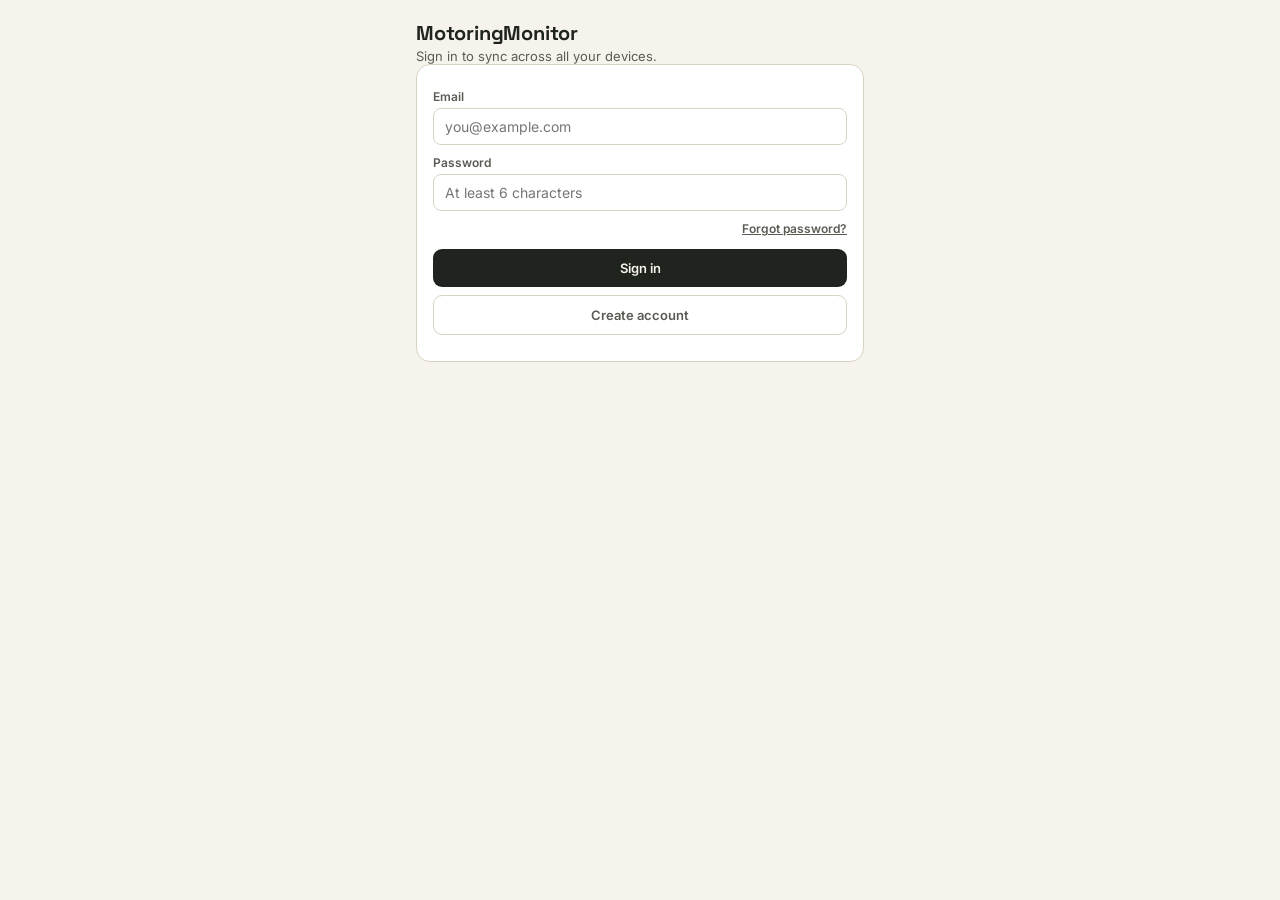
<file: index.html>
<!DOCTYPE html>
<html lang="en">
<head>
<meta charset="UTF-8">
<meta name="viewport" content="width=device-width, initial-scale=1.0, maximum-scale=1.0">
<title>MotoringMonitor</title>
<meta name="theme-color" content="#20241F">
<link rel="manifest" href="manifest.json">
<link rel="icon" href="icons/favicon-32.png" sizes="32x32">
<link rel="apple-touch-icon" href="icons/apple-touch-icon.png">
<link rel="preconnect" href="https://fonts.googleapis.com">
<link href="https://fonts.googleapis.com/css2?family=DM+Mono:wght@400;500&family=Space+Grotesk:wght@500;700&family=Inter:wght@400;500;600&display=swap" rel="stylesheet">
<script src="neon.js"></script>
<script src="neon-compat.js"></script>
<style>
  :root{
    --paper:#F6F3EC; --paper-2:#EFEAE0; --ink:#20241F; --ink-soft:#5B5B54;
    --line:#D9D3C4; --rust:#A8451F; --petrol:#1B5560; --danger:#A8451F; --ok:#3E6B3A;
    --time-bar:#7FA8B0; --radius:14px;
  }
  *{box-sizing:border-box;}
  body{margin:0;background:var(--paper);color:var(--ink);font-family:'Inter',sans-serif;-webkit-tap-highlight-color:transparent;}
  #app{max-width:480px;margin:0 auto;padding:20px 16px 60px;}
  h1{font-family:'Space Grotesk',sans-serif;font-size:20px;font-weight:700;margin:0;letter-spacing:-0.01em;}
  .sub{color:var(--ink-soft);font-size:13px;margin:2px 0 0;}
  .global-header{display:flex;justify-content:space-between;align-items:center;margin-bottom:18px;}
  .app-name{font-family:'Space Grotesk',sans-serif;font-size:18px;font-weight:700;}
  .account-btn{background:var(--paper-2);border:none;border-radius:50%;width:36px;height:36px;font-size:16px;cursor:pointer;}
  .section-label{margin:0 0 10px;font-size:12px;font-weight:700;color:var(--ink-soft);text-transform:uppercase;letter-spacing:0.04em;}
  .card{background:#fff;border:1px solid var(--line);border-radius:var(--radius);padding:14px 16px;margin-bottom:10px;position:relative;}
  .card.hero{background:var(--ink);border-color:var(--ink);color:var(--paper);}
  .card-top{display:flex;justify-content:space-between;align-items:baseline;margin-bottom:8px;}
  .card-title{font-size:16px;font-weight:700;}
  .card-reg{font-family:'DM Mono',monospace;font-size:12px;color:var(--ink-soft);font-weight:400;}
  .badge{font-size:11px;font-weight:700;padding:4px 9px;border-radius:10px;white-space:nowrap;}
  .badge-lease{background:#DCE7E5;color:#153F47;}
  .badge-fin{background:#F0E6D9;color:#8A5A1F;}
  .badge-owned{background:var(--paper-2);color:var(--ink-soft);}
  .status-row{display:flex;gap:6px;margin-bottom:8px;flex-wrap:wrap;}
  .pill{font-size:11px;font-weight:600;padding:4px 8px;border-radius:8px;}
  .pill-ok{background:#DDEAD9;color:#3E6B3A;}
  .pill-warn{background:#F4E1D8;color:#7A3117;}
  .pill-neutral{background:var(--paper-2);color:var(--ink-soft);}
  .costs-row{display:flex;justify-content:space-between;font-size:12px;color:var(--ink-soft);}
  .add-btn{border:1.5px dashed #B4B2A9;border-radius:var(--radius);padding:12px;text-align:center;font-size:13px;font-weight:600;color:var(--ink-soft);margin-bottom:18px;cursor:pointer;}
  .pts-ok{font-size:12px;font-weight:600;color:var(--ok);}
  .pts-warn{font-size:12px;font-weight:600;color:var(--danger);}
  label{display:block;font-size:12px;font-weight:600;color:var(--ink-soft);margin:10px 0 4px;}
  input,select,textarea{width:100%;padding:9px 11px;border-radius:8px;border:1.5px solid var(--line);background:#fff;font-family:'Inter',sans-serif;font-size:14px;color:var(--ink);}
  textarea{resize:vertical;}
  button{font-family:'Inter',sans-serif;font-weight:600;font-size:13px;border:none;border-radius:9px;padding:11px 16px;cursor:pointer;}
  .btn-primary{background:var(--ink);color:var(--paper);width:100%;margin-top:12px;}
  .btn-danger{background:var(--danger);color:#fff;width:100%;margin-top:12px;}
  .btn-ghost{background:transparent;color:var(--ink-soft);border:1.5px solid var(--line);width:100%;margin-top:8px;}
  .link-btn{background:none;border:none;color:var(--ink-soft);font-size:12px;text-decoration:underline;padding:0;cursor:pointer;}
  .screen{display:none;}
  .screen.active{display:block;}
  .error-text{color:var(--danger);font-size:12px;margin-top:8px;}
  .tabs{display:flex;gap:5px;margin-bottom:16px;overflow-x:auto;}
  .tab{font-size:12px;font-weight:600;padding:7px 11px;border-radius:7px;white-space:nowrap;cursor:pointer;}
  .tab-active{background:var(--ink);color:var(--paper);}
  .tab-inactive{background:var(--paper-2);color:var(--ink-soft);}
  .vheader{display:flex;align-items:baseline;gap:8px;margin-bottom:14px;padding-bottom:12px;border-bottom:1.5px solid var(--line);}
  .odo{font-family:'DM Mono',monospace;font-size:26px;}
  .odo-unit{font-size:12px;opacity:0.7;}
  .stat-grid{display:grid;grid-template-columns:1fr 1fr;gap:8px;}
  .stat{background:rgba(255,255,255,0.08);border-radius:9px;padding:9px 11px;}
  .stat-label{margin:0;font-size:11px;text-transform:uppercase;opacity:0.65;}
  .stat-val{margin:2px 0 0;font-family:'DM Mono',monospace;font-size:14px;}
  .bar-track{height:8px;border-radius:5px;background:rgba(255,255,255,0.15);overflow:hidden;margin:8px 0 3px;}
  .bar-fill{height:100%;border-radius:5px;}
  .bar-caption{display:flex;justify-content:space-between;font-size:12px;opacity:0.75;}
  .popover{position:absolute;top:100%;right:10px;margin-top:6px;background:#fff;border:1px solid var(--line);border-radius:12px;box-shadow:0 10px 28px rgba(32,36,31,0.2);width:190px;z-index:20;overflow:hidden;}
  .popover-item{display:flex;align-items:center;gap:10px;padding:11px 13px;border-bottom:1px solid var(--paper-2);font-size:12px;font-weight:600;color:var(--ink);cursor:pointer;}
  .popover-item:last-child{border-bottom:none;}
  .link-list{background:#fff;border:1px solid var(--line);border-radius:var(--radius);overflow:hidden;margin-bottom:12px;}
  .link-row{display:flex;justify-content:space-between;align-items:center;padding:10px 13px;border-bottom:1px solid var(--paper-2);font-size:12px;font-weight:600;color:var(--ink);text-decoration:none;}
  .link-row:last-child{border-bottom:none;}
  .link-group-label{margin:14px 0 6px;font-size:12px;font-weight:700;color:var(--ink-soft);text-transform:uppercase;}
  .history-row{display:flex;justify-content:space-between;align-items:center;padding:8px 0;border-bottom:1px solid var(--paper-2);font-size:12px;}
  .empty{color:var(--ink-soft);font-size:12px;padding:6px 0;}
  .radio-row{display:flex;gap:6px;margin-bottom:10px;}
  .radio-opt{flex:1;text-align:center;padding:9px;border-radius:8px;border:1.5px solid var(--line);font-size:13px;font-weight:600;color:var(--ink-soft);cursor:pointer;}
  .radio-opt.selected{background:var(--ink);color:var(--paper);border-color:var(--ink);}
  .sync-note{font-size:13px;color:var(--ink-soft);text-align:center;margin-top:10px;}
  .note-box{background:var(--paper-2);border-radius:8px;padding:10px 12px;font-size:13px;color:var(--ink-soft);margin:8px 0;}
  .checkbox-row{display:flex;align-items:center;gap:8px;padding:8px 0;font-size:13px;}
  .theme-grid{display:grid;grid-template-columns:repeat(5,1fr);gap:8px;margin:8px 0;}
  .theme-swatch{height:36px;border-radius:8px;cursor:pointer;border:2px solid transparent;}
  .theme-swatch.selected{border-color:var(--ink);}
</style>
</head>
<body>
<div id="app">

  <div id="auth-screen" class="screen">
    <h1>MotoringMonitor</h1>
    <p class="sub">Sign in to sync across all your devices.</p>
    <div class="card">
      <form id="auth-form" onsubmit="event.preventDefault(); handleSignIn();">
        <label>Email</label>
        <input id="auth-email" type="email" placeholder="you@example.com">
        <label>Password</label>
        <input id="auth-password" type="password" placeholder="At least 6 characters">
        <p style="text-align:right;margin:6px 0 0;"><button type="button" class="link-btn" onclick="handleForgotPassword()">Forgot password?</button></p>
        <button class="btn-primary" type="submit">Sign in</button>
      </form>
      <button class="btn-ghost" type="button" onclick="handleSignUp()">Create account</button>
      <p id="auth-error" class="error-text"></p>
    </div>
  </div>

  <div id="reset-password-screen" class="screen">
    <h1>Set a new password</h1>
    <p class="sub">Choose a new password for your account.</p>
    <div class="card">
      <label>New password</label>
      <input id="reset-new-password" type="password" placeholder="At least 6 characters">
      <button class="btn-primary" onclick="handleSetNewPassword()">Set new password</button>
      <p id="reset-error" class="error-text"></p>
    </div>
  </div>

  <div id="onboard-screen" class="screen">
    <h1>Welcome</h1>
    <p class="sub">Let's start with you — just a nickname, nothing else required.</p>
    <div class="card">
      <label>Your nickname</label>
      <input id="onboard-nickname" placeholder="e.g. Robert">
      <button class="btn-primary" onclick="saveOnboardPerson()">Continue</button>
    </div>
  </div>

  <div id="home-screen" class="screen">
    <div class="global-header">
      <span class="app-name">MotoringMonitor</span>
      <button class="account-btn" onclick="showAccount()">&#128100;</button>
    </div>

    <p class="section-label">Vehicles</p>
    <div id="vehicle-list"></div>
    <div class="add-btn" onclick="showAddVehicle()">+ Add a vehicle</div>

    <p class="section-label">People</p>
    <div id="people-list"></div>
    <div class="add-btn" onclick="showAddPerson()">+ Add a person</div>

    <p class="sync-note" id="sync-note"></p>
    <p style="text-align:center;"><button class="link-btn" id="retry-sync-btn" style="display:none;" onclick="retrySync()">Retry now</button></p>
  </div>

  <div id="add-vehicle-screen" class="screen">
    <div class="vheader"><h1 id="av-title">Vehicle</h1></div>
    <div class="card">
      <label>Registration</label>
      <input id="v-reg" placeholder="e.g. FD70 XKR">
      <div class="note-box">Live DVLA lookup isn't connected yet (needs an API key + small proxy). Enter details manually for now.</div>
      <label>Nickname</label>
      <input id="v-nickname" placeholder="e.g. The Puma">
      <label>Make</label><input id="v-make" placeholder="e.g. Ford">
      <label>Model</label><input id="v-model" placeholder="e.g. Puma">
      <label>First registered (from V5C)</label><input id="v-first-reg" type="date">
      <div class="note-box">New cars don't need an MOT for their first 3 years — this date lets the app suggest the correct first-MOT-due date automatically.</div>
      <label>Fuel type</label>
      <select id="v-fuel"><option>Petrol</option><option>Diesel</option><option>Electric</option><option>Hybrid</option></select>
      <label>mpg (or mi/kWh for electric)</label><input id="v-mpg" type="number" step="0.1">

      <label>Ownership type</label>
      <div class="radio-row" id="v-ownership-row">
        <div class="radio-opt" data-val="leased" onclick="selectOwnership('leased')">Leased</div>
        <div class="radio-opt" data-val="financed" onclick="selectOwnership('financed')">Financed</div>
        <div class="radio-opt" data-val="owned" onclick="selectOwnership('owned')">Owned</div>
      </div>
      <div class="checkbox-row"><input type="checkbox" id="v-company"><label style="margin:0;">This is a company car</label></div>

      <label>Date acquired</label><input id="v-acquired" type="date">
      <label>Opening mileage (odometer when received)</label><input id="v-opening-mileage" type="number">
      <div id="v-upfront-field">
        <label>Purchase price / initial lease amount (&pound;)</label><input id="v-upfront" type="number">
      </div>

      <div id="v-finance-fields" style="display:none;">
        <label>Monthly repayment (&pound;)</label><input id="v-monthly" type="number">
        <label>Term start</label><input id="v-term-start" type="date">
        <label>Term end</label><input id="v-term-end" type="date">
        <div id="v-cap-fields">
          <label>Capped miles</label><input id="v-cap" type="number">
          <label>Cost per excess mile (&pound;)</label><input id="v-excess-cost" type="number" step="0.01">
        </div>
      </div>
      <div id="v-owned-fields" style="display:none;">
        <label>Purchase price (&pound;)</label><input id="v-purchase-price" type="number">
        <label>Purchase date</label><input id="v-purchase-date" type="date">
      </div>

      <label>Primary driver</label>
      <select id="v-primary-driver"></select>

      <button class="btn-primary" id="av-save-btn" onclick="saveVehicleForm()">Save vehicle</button>
      <button class="btn-ghost" onclick="cancelVehicleForm()">Cancel</button>
    </div>
  </div>

  <div id="vehicle-detail-screen" class="screen">
    <div class="vheader">
      <span id="vd-nickname" style="font-family:'Space Grotesk',sans-serif;font-size:17px;font-weight:700;"></span>
      <span id="vd-reg" class="card-reg" style="background:var(--paper-2);padding:3px 8px;border-radius:6px;"></span>
      <button class="link-btn" style="margin-left:auto;" onclick="editCurrentVehicle()">Edit</button>
    </div>
    <div id="vd-archive-row" style="display:none;text-align:right;margin:-10px 0 12px;">
      <button class="link-btn" style="color:var(--danger);" onclick="showArchiveVehicleConfirm()">Archive this vehicle</button>
    </div>
    <div class="tabs">
      <span class="tab" data-tab="overview" onclick="showVTab('overview')">Overview</span>
      <span class="tab" data-tab="ownership" onclick="showVTab('ownership')">Ownership</span>
      <span class="tab" data-tab="running" onclick="showVTab('running')">Running</span>
      <span class="tab" data-tab="legal" onclick="showVTab('legal')">Legal</span>
      <span class="tab" data-tab="insurance" onclick="showVTab('insurance')">Insurance</span>
      <span class="tab" data-tab="documents" onclick="showVTab('documents')">Documents</span>
      <span class="tab" data-tab="links" onclick="showVTab('links')">Links</span>
    </div>
    <div id="vtab-content"></div>
    <button class="link-btn" onclick="showHome()">&larr; Back to home</button>
  </div>

  <div id="log-reading-screen" class="screen">
    <div class="vheader"><h1>Log a reading</h1></div>
    <div class="card">
      <label>Date</label><input id="reading-date" type="date">
      <label>Odometer mileage</label><input id="reading-mileage" type="number">
      <button class="btn-primary" onclick="saveReading()">Save reading</button>
      <button class="btn-ghost" onclick="backFromModal()">Cancel</button>
    </div>
  </div>

  <div id="add-cost-screen" class="screen">
    <div class="vheader"><h1>Add a cost</h1></div>
    <div class="card">
      <label>Category</label>
      <select id="cost-category"><option value="tyres">Tyres</option><option value="servicing">Servicing</option><option value="repairs">Repairs</option><option value="insurance">Insurance</option><option value="other">Other</option></select>
      <label>Date</label><input id="cost-date" type="date">
      <label>Cost (&pound;)</label><input id="cost-amount" type="number">
      <label>Note (optional)</label><input id="cost-note">
      <button class="btn-primary" onclick="saveCost()">Save cost</button>
      <button class="btn-ghost" onclick="backFromModal()">Cancel</button>
    </div>
  </div>

  <div id="add-person-screen" class="screen">
    <div class="vheader"><h1 id="ap-title">Add a person</h1></div>
    <div class="card">
      <label>First name / nickname</label><input id="p-nickname">
      <label>Email (optional)</label><input id="p-email" type="email">
      <label>Mobile (optional, contact only)</label><input id="p-mobile">
      <label>Licence start date (optional)</label><input id="p-licence-start" type="date">
      <button class="btn-primary" id="ap-save-btn" onclick="savePersonForm()">Add</button>
      <button class="btn-ghost" onclick="cancelPersonForm()">Cancel</button>
    </div>
  </div>

  <div id="person-detail-screen" class="screen">
    <div class="vheader">
      <span id="pd-nickname" style="font-family:'Space Grotesk',sans-serif;font-size:17px;font-weight:700;"></span>
      <button class="link-btn" style="margin-left:auto;" onclick="editCurrentPerson()">Edit</button>
    </div>
    <div id="pd-archive-row" style="display:none;text-align:right;margin:-10px 0 12px;">
      <button class="link-btn" style="color:var(--danger);" onclick="showArchivePersonConfirm()">Archive this person</button>
    </div>
    <div class="card">
      <p class="section-label">Licence points &amp; accidents</p>
      <div class="note-box">Entirely optional — for your own reference only. Never used in any calculation or alert elsewhere in the app.</div>
      <div id="pd-records"></div>
      <div class="add-btn" onclick="showAddRecord()">+ Log offence / accident</div>
    </div>
    <button class="link-btn" onclick="showHome()">&larr; Back to home</button>
  </div>

  <div id="add-record-screen" class="screen">
    <div class="vheader"><h1>Log offence / accident</h1></div>
    <div class="card">
      <label>Type</label>
      <select id="rec-kind" onchange="toggleRecordFields()"><option value="offence">Offence</option><option value="accident">Accident</option></select>

      <div id="rec-offence-fields">
        <label>Offence code</label><input id="rec-code" placeholder="e.g. SP30" onchange="updateCountdownDefaults()">
        <p class="sub" id="rec-code-desc"></p>
        <label>Points</label><input id="rec-points" type="number">
        <label>Fine (&pound;)</label><input id="rec-fine" type="number">
      </div>
      <label>Date</label><input id="rec-date" type="date" onchange="updateCountdownDefaults()">

      <div id="rec-dvla-dates">
        <label>Totting-up clear date <span class="sub">(3 years)</span></label><input id="rec-totting-clear" type="date">
        <label>Licence clear date <span class="sub">(4 years normal, 11 for drink/drug-driving)</span></label><input id="rec-licence-clear" type="date">
      </div>
      <label>Insurance disclosure date <span class="sub">(5 years)</span></label><input id="rec-insurance-disclosure" type="date">
      <div class="note-box">Dates are estimated from the offence code and date entered, using per-code retention periods where the code is recognised (most are 4 years; some drink/drug-driving and death-by-careless-driving codes are 11). Unrecognised codes default to 4 years. This is a working reference, not an official DVLA source — always check your actual paperwork, and edit any date directly if it doesn't match.</div>

      <div id="rec-accident-fields" style="display:none;">
        <label>Cost (&pound;)</label><input id="rec-cost" type="number">
        <div class="checkbox-row"><input type="checkbox" id="rec-at-fault"><label style="margin:0;">At fault</label></div>
        <label>Claim reference</label><input id="rec-claim-ref">
      </div>

      <label>Comments (optional)</label><textarea id="rec-comments" rows="2" placeholder="What happened, notes, etc."></textarea>

      <button class="btn-primary" onclick="saveRecord()">Save</button>
      <button class="btn-ghost" id="rec-delete-btn" style="display:none;border-color:var(--danger);color:var(--danger);" onclick="deleteRecordForm()">Delete this record</button>
      <button class="btn-ghost" onclick="backFromModal()">Cancel</button>
    </div>
  </div>

  <div id="add-policy-screen" class="screen">
    <div class="vheader"><h1 id="pol-title">Insurance policy</h1></div>
    <div class="card">
      <label>Insurer</label><input id="pol-insurer" onchange="suggestInsurerWebsite()">
      <label>Policy number</label><input id="pol-number">
      <label>Annual cost (&pound;)</label><input id="pol-annual" type="number">
      <label>Start date</label><input id="pol-start" type="date">
      <label>End date (this is when it renews)</label><input id="pol-end" type="date">
      <label>Website</label><input id="pol-website" placeholder="e.g. https://www.aviva.co.uk">
      <label>Claims number</label><input id="pol-claims">
      <label>General enquiries number</label><input id="pol-general">
      <div class="checkbox-row"><input type="checkbox" id="pol-current"><label style="margin:0;">This is the current policy</label></div>
      <button class="btn-primary" onclick="savePolicyForm()">Save policy</button>
      <button class="btn-ghost" id="pol-delete-btn" style="display:none;border-color:var(--danger);color:var(--danger);" onclick="deletePolicyForm()">Delete this policy</button>
      <button class="btn-ghost" onclick="backFromModal()">Cancel</button>
    </div>
  </div>

  <div id="archive-vehicle-screen" class="screen">
    <div class="vheader"><h1>Archive vehicle</h1></div>
    <div class="card" style="border-color:var(--danger);">
      <p id="archive-vehicle-summary" class="sub"></p>
      <p class="sub">Archiving hides this vehicle and its history from Home. It is not permanently deleted and can be restored later if needed (via the database — there's no in-app restore yet).</p>
      <button class="btn-primary" style="background:var(--danger);" onclick="confirmArchiveVehicle()">Archive vehicle</button>
      <button class="btn-ghost" onclick="showScreen('vehicle-detail-screen')">Cancel</button>
    </div>
  </div>

  <div id="archive-person-screen" class="screen">
    <div class="vheader"><h1>Archive person</h1></div>
    <div class="card" style="border-color:var(--danger);">
      <p id="archive-person-summary" class="sub"></p>
      <p class="sub">Archiving hides this person from Home. Their offence/accident records are not permanently deleted and can be restored later if needed (via the database — there's no in-app restore yet).</p>
      <button class="btn-primary" style="background:var(--danger);" onclick="confirmArchivePerson()">Archive person</button>
      <button class="btn-ghost" onclick="openPersonDetail(activePersonId)">Cancel</button>
    </div>
  </div>

  <div id="account-screen" class="screen">
    <div class="vheader"><h1>Account</h1></div>

    <div class="card">
      <p class="section-label">Signed in as</p>
      <p id="account-email" style="font-size:14px;"></p>
      <p class="sub" id="account-role"></p>
      <button class="btn-ghost" onclick="handleSignOut()">Sign out</button>
    </div>

    <div class="card">
      <p class="section-label">Household</p>
      <p class="sub">Share this code so family members can join your household:</p>
      <p id="account-joincode" style="font-family:'DM Mono',monospace;font-size:20px;letter-spacing:2px;text-align:center;background:var(--paper-2);padding:10px;border-radius:8px;"></p>
      <label>Join another household</label>
      <input id="join-code-input" placeholder="Enter code">
      <button class="btn-ghost" onclick="handleJoinHousehold()">Join</button>
    </div>

    <div class="card">
      <p class="section-label">Accent colour</p>
      <div class="theme-grid" id="theme-grid"></div>
    </div>
    <div class="card">
      <p class="section-label">Background colour</p>
      <div class="theme-grid" id="bg-theme-grid"></div>
    </div>

    <div class="card">
      <p class="section-label">Your data</p>
      <button class="btn-ghost" onclick="DataLayer.exportCSV()">Export data (CSV)</button>
    </div>

    <div class="card">
      <p class="section-label">About</p>
      <p class="sub">MotoringMonitor — one place for vehicle mileage, costs, legal status and driving records for your household.</p>
    </div>
    <div class="card">
      <p class="section-label">Terms &amp; conditions</p>
      <p class="sub">For personal/household use. No PII beyond first names and optional contact details is collected. Data is stored in a private Neon database accessible only to your household.</p>
    </div>

    <div class="card" style="border-color:var(--danger);">
      <p class="section-label" style="color:var(--danger);">Danger zone</p>
      <button class="btn-ghost" style="border-color:var(--danger);color:var(--danger);" onclick="handleLeaveHousehold()">Leave this household</button>
    </div>

    <button class="link-btn" onclick="showHome()">&larr; Back</button>
  </div>

</div>

<script src="sync.js"></script>
<script>



const THEMES = ['#20241F','#A8451F','#1B5560','#3E6B3A','#7A3117','#5B5B54','#153F47','#8A5A1F','#6B3E5C','#2E4A6B'];
const BACKGROUNDS = ['#F6F3EC','#FFFFFF','#F2F1ED','#EFF2F1','#F4EFEA','#EDF1F4','#F1EFF4','#F0F3EE','#F5EEEC','#EEF0F5'];
// Placeholder national-average prices — not a live feed yet (needs the DESNZ
// weekly fuel price data / Ofgem cap wired in). £/litre for petrol & diesel,
// £/kWh for electricity. Update these by hand until that's connected.
const FUEL_PRICE_PER_LITRE = { 'Petrol': 1.561, 'Diesel': 1.741 };
const ELECTRICITY_PRICE_PER_KWH = 0.28;
function estimateFuelCostForMiles(v, miles){
  if(!v.mpg || !miles || miles<=0) return 0;
  if(v.fuel_type==='Electric') return (miles / v.mpg) * ELECTRICITY_PRICE_PER_KWH;
  const pricePerLitre = FUEL_PRICE_PER_LITRE[v.fuel_type] || FUEL_PRICE_PER_LITRE['Petrol'];
  return (miles / v.mpg) * pricePerLitre * 4.546; // 4.546 litres per UK gallon
}
const EWMA_ALPHA = 0.2;

let cache = { people:[], vehicles:[], readings:[], runningCosts:[], drivingRecords:[], namedDrivers:[] };
let activeVehicleId = null;
let activePersonId = null;
let activeVTab = 'overview';
let modalReturnScreen = 'home-screen';
let selectedOwnership = 'leased';
let openPopoverId = null;

function showScreen(id){
  document.querySelectorAll('.screen').forEach(s=>s.classList.remove('active'));
  document.getElementById(id).classList.add('active');
  closeAnyPopover();
}
function showHome(){ showScreen('home-screen'); renderHome(); }

async function handleSignIn(){
  const email = document.getElementById('auth-email').value;
  const password = document.getElementById('auth-password').value;
  const { error } = await DataLayer.signIn(email, password);
  document.getElementById('auth-error').textContent = error ? error.message : '';
}
async function handleSignUp(){
  const email = document.getElementById('auth-email').value;
  const password = document.getElementById('auth-password').value;
  const { error } = await DataLayer.signUp(email, password);
  document.getElementById('auth-error').textContent = error ? error.message : 'Account created — you can sign in now.';
}
async function handleForgotPassword(){
  const email = document.getElementById('auth-email').value;
  const errorEl = document.getElementById('auth-error');
  if(!email){ errorEl.style.color=''; errorEl.textContent = 'Enter your email above first, then tap "Forgot password?"'; return; }
  const { error } = await DataLayer.resetPasswordForEmail(email);
  errorEl.style.color = error ? '' : 'var(--ok)';
  errorEl.textContent = error ? error.message : 'Check your email for a password reset link.';
}
async function handleSetNewPassword(){
  const pw = document.getElementById('reset-new-password').value;
  const errorEl = document.getElementById('reset-error');
  if(!pw || pw.length<6){ errorEl.textContent = 'Password must be at least 6 characters'; return; }
  const { error } = await DataLayer.updatePassword(pw);
  errorEl.textContent = error ? error.message : '';
}
async function handleSignOut(){ await DataLayer.signOut(); showScreen('auth-screen'); }

async function onAuthed(user){
  if(!user){ showScreen('auth-screen'); return; }
  await DataLayer.flushQueue();
  cache = await DataLayer.refreshFromCloud();
  if(cache.people.length === 0){ showScreen('onboard-screen'); return; }
  showHome();
}

async function saveOnboardPerson(){
  const nickname = document.getElementById('onboard-nickname').value.trim();
  if(!nickname) return;
  const email = DataLayer.getCurrentUserEmail();
  await DataLayer.addPerson({ nickname, email });
  cache = DataLayer.getCache();
  showHome();
}

function fmt(n,d){ d=d||0; return Number(n||0).toLocaleString('en-GB',{maximumFractionDigits:d,minimumFractionDigits:d}); }
function fmtGBP(n){ return '£'+Number(n||0).toLocaleString('en-GB',{maximumFractionDigits:0}); }
function fmtGBP2(n){ return '£'+Number(n||0).toLocaleString('en-GB',{maximumFractionDigits:2,minimumFractionDigits:2}); }
function monthsBetween(days){ return Math.round((days||0)/30.44); }

function vehicleReadings(vid){ return cache.readings.filter(function(r){return r.vehicle_id===vid;}).sort(function(a,b){return new Date(a.date)-new Date(b.date);}); }
function vehicleCosts(vid){ return cache.runningCosts.filter(function(c){return c.vehicle_id===vid;}); }

function ewmaPace(readings){
  if(readings.length<2) return null;
  let pace=null;
  for(let i=1;i<readings.length;i++){
    const days=(new Date(readings[i].date)-new Date(readings[i-1].date))/86400000;
    if(days<=0) continue;
    const rate=(readings[i].mileage-readings[i-1].mileage)/days;
    pace = pace===null ? rate : (EWMA_ALPHA*rate + (1-EWMA_ALPHA)*pace);
  }
  return pace;
}

function vehicleStats(v){
  const readings = vehicleReadings(v.id);
  const latest = readings.length ? readings[readings.length-1] : null;
  const currentMileage = latest ? latest.mileage : 0;

  let totalDays=0, daysElapsed=0, daysRemaining=0;
  if(v.term_start && v.term_end){
    const start=new Date(v.term_start), end=new Date(v.term_end), today=new Date();
    totalDays = Math.max(1, Math.round((end-start)/86400000));
    daysElapsed = Math.min(totalDays, Math.max(0, Math.round((today-start)/86400000)));
    daysRemaining = Math.max(0, totalDays-daysElapsed);
  }
  const recentPace = ewmaPace(readings);
  const lifetimeRate = daysElapsed>0 ? currentMileage/daysElapsed : 0;
  const rate = recentPace!==null ? recentPace : lifetimeRate;
  const forecastTotal = currentMileage + rate*daysRemaining;
  const variance = v.capped_miles ? forecastTotal - v.capped_miles : 0;
  const excessCost = variance>0 ? variance*(v.cost_per_excess_mile||0) : 0;
  const pctUsed = v.capped_miles ? Math.min(150,(currentMileage/v.capped_miles)*100) : 0;
  const pctTime = totalDays>0 ? Math.min(100,(daysElapsed/totalDays)*100) : 0;

  const costs = vehicleCosts(v.id);
  const loggedCostsTotal = costs.reduce(function(s,c){return s+Number(c.cost||0);},0);
  const openingMileage = v.opening_mileage!=null ? v.opening_mileage : (readings.length ? readings[0].mileage : null);
  const milesTracked = (openingMileage!=null && currentMileage>openingMileage) ? (currentMileage - openingMileage) : 0;
  const estimatedFuelTotal = estimateFuelCostForMiles(v, milesTracked);
  const monthlyMiles = (recentPace!==null ? recentPace : lifetimeRate) * 30.44;
  const estimatedFuelMonthly = estimateFuelCostForMiles(v, monthlyMiles);
  const runningTotal = loggedCostsTotal + estimatedFuelTotal;
  const monthsElapsedCount = daysElapsed>0 ? daysElapsed/30.44 : 0;
  const repaymentsToDate = (v.upfront_cost||0) + (v.monthly_repayment||0)*monthsElapsedCount;
  const totalTermMonths = totalDays>0 ? totalDays/30.44 : 0;
  const stillToPay = Math.max(0, (v.monthly_repayment||0) * Math.max(0,totalTermMonths-monthsElapsedCount));

  let valuation = null;
  if(v.ownership_type==='owned' && v.purchase_price && v.purchase_date){
    if(v.valuation_override){ valuation = Number(v.valuation_override); }
    else{
      const ageYears = (new Date()-new Date(v.purchase_date))/(365.25*86400000);
      let val = ageYears<=1 ? v.purchase_price*(1-0.20*ageYears) : v.purchase_price*0.80*Math.pow(0.88, ageYears-1);
      const expectedMiles = 8000*ageYears;
      const mileDiff = currentMileage - expectedMiles;
      const adjPct = Math.max(-15, Math.min(15, -0.0005*mileDiff));
      val = val*(1+adjPct/100);
      valuation = Math.max(v.purchase_price*0.10, val);
    }
  }

  // Blended cost-per-mile: ownership cost (repayments, or depreciation-to-date
  // for owned cars) plus running costs (logged + estimated fuel), divided by
  // miles actually driven since receipt. A single headline "what is this car
  // really costing me" figure, distinct from the ownership/running breakdown.
  const ownershipCostToDate = v.ownership_type==='owned'
    ? (valuation!==null ? Math.max(0, v.purchase_price - valuation) : 0)
    : repaymentsToDate;
  const costPerMile = milesTracked>0 ? (ownershipCostToDate + runningTotal) / milesTracked : null;

  return { currentMileage:currentMileage, totalDays:totalDays, daysElapsed:daysElapsed, daysRemaining:daysRemaining,
    recentPace:recentPace, lifetimeRate:lifetimeRate, forecastTotal:forecastTotal, variance:variance,
    excessCost:excessCost, pctUsed:pctUsed, pctTime:pctTime, runningTotal:runningTotal, loggedCostsTotal:loggedCostsTotal,
    estimatedFuelTotal:estimatedFuelTotal, estimatedFuelMonthly:estimatedFuelMonthly, costPerMile:costPerMile, milesTracked:milesTracked,
    repaymentsToDate:repaymentsToDate, stillToPay:stillToPay, valuation:valuation, readings:readings, costs:costs };
}

function ownershipBadge(v){
  if(v.ownership_type==='leased') return { cls:'badge-lease', text:'LEASE TO '+shortDate(v.term_end) };
  if(v.ownership_type==='financed') return { cls:'badge-fin', text:'FINANCED TO '+shortDate(v.term_end) };
  return { cls:'badge-owned', text:'OWNED' };
}
function shortDate(d){ if(!d) return '—'; const dt=new Date(d); return dt.toLocaleDateString('en-GB',{month:'short',year:'2-digit'}); }
function fullDate(d){ if(!d) return '—'; return new Date(d).toLocaleDateString('en-GB',{day:'2-digit',month:'short',year:'numeric'}); }

function currentPolicy(vid){
  const policies = (cache.insurancePolicies||[]).filter(function(p){return p.vehicle_id===vid;});
  return policies.find(function(p){return p.is_current;}) || policies[policies.length-1] || null;
}
function statusPill(status, dueDate, label){
  const today = new Date();
  const due = dueDate ? new Date(dueDate) : null;
  const soon = due && (due-today)/86400000 < 30;
  if(!due) return '<span class="pill pill-neutral">'+label+' —</span>';
  if(soon) return '<span class="pill pill-warn">&#9888; '+label+' '+shortDate(dueDate)+'</span>';
  return '<span class="pill pill-ok">&#10003; '+label+' valid</span>';
}

function renderHome(){
  const vlist = document.getElementById('vehicle-list');
  vlist.innerHTML = cache.vehicles.map(function(v){
    const s = vehicleStats(v);
    const ob = ownershipBadge(v);
    const costLine = v.ownership_type==='owned'
      ? 'Est. value '+fmtGBP(s.valuation)
      : 'Ownership '+fmtGBP(s.repaymentsToDate)+' &middot; '+fmtGBP(s.stillToPay)+' left';
    const pol = currentPolicy(v.id);
    return '<div class="card" id="vcard-'+v.id+'">'
      +'<div onclick="toggleVehiclePopover(\''+v.id+'\')" style="cursor:pointer;">'
      +'<div class="card-top"><span class="card-title">'+v.nickname+' <span class="card-reg">'+(v.registration||'')+'</span></span>'
      +'<span class="badge '+ob.cls+'">'+ob.text+'</span></div>'
      +'<div class="status-row">'+statusPill(v.tax_status,v.tax_due_date,'Tax')+statusPill(v.mot_status,v.mot_due_date,'MOT')
      +'<span class="pill pill-neutral">INS '+(pol?shortDate(pol.end_date):'—')+'</span></div>'
      +'<div class="costs-row"><span>'+costLine+'</span><span>Running '+fmtGBP(s.runningTotal)+'</span></div>'
      +(s.costPerMile!==null ? '<div class="costs-row" style="margin-top:2px;"><span style="font-weight:600;">'+fmtGBP2(s.costPerMile)+'/mile so far</span><span></span></div>' : '')
      +'</div></div>';
  }).join('') || '<p class="empty">No vehicles yet.</p>';

  const plist = document.getElementById('people-list');
  plist.innerHTML = cache.people.map(function(p){
    const records = cache.drivingRecords.filter(function(r){return r.person_id===p.id && r.kind==='offence';});
    const licenceActive = records.filter(function(r){return !r.licence_clear_date || new Date(r.licence_clear_date)>new Date();});
    const tottingActive = records.filter(function(r){return !r.totting_up_clear_date || new Date(r.totting_up_clear_date)>new Date();});
    const licencePts = licenceActive.reduce(function(s,r){return s+(r.points||0);},0);
    const tottingPts = tottingActive.reduce(function(s,r){return s+(r.points||0);},0);
    const ptsLabel = licencePts>0 ? licencePts+' pts (licence)'+(tottingPts>0?', '+tottingPts+' (totting)':'') : '0 pts';
    const primaryOn = cache.vehicles.filter(function(v){return v.primary_driver_id===p.id;}).map(function(v){return v.nickname;});
    const namedOn = cache.namedDrivers.filter(function(nd){return nd.person_id===p.id;}).map(function(nd){
      const v = cache.vehicles.find(function(x){return x.id===nd.vehicle_id;}); return v?v.nickname:null;
    }).filter(Boolean);
    let subLine = '';
    if(primaryOn.length) subLine += 'Primary: '+primaryOn.join(', ');
    if(namedOn.length) subLine += (subLine?' &middot; ':'')+'Named: '+namedOn.join(', ');
    return '<div class="card" id="pcard-'+p.id+'"><div onclick="openPersonDetail(\''+p.id+'\')" style="cursor:pointer;">'
      +'<div class="card-top" style="margin-bottom:2px;"><span class="card-title">'+p.nickname+'</span>'
      +'<span class="'+(licencePts>0?'pts-warn':'pts-ok')+'">'+ptsLabel+'</span></div>'
      +'<p class="sub" style="margin:2px 0 0;">'+subLine+'</p></div></div>';
  }).join('') || '<p class="empty">No people yet.</p>';

  updateSyncNote();
}

function closeAnyPopover(){
  document.querySelectorAll('.popover').forEach(function(p){p.remove();});
  openPopoverId = null;
}
function toggleVehiclePopover(vid){
  if(openPopoverId===vid){ closeAnyPopover(); return; }
  closeAnyPopover();
  openPopoverId = vid;
  const card = document.getElementById('vcard-'+vid);
  const pop = document.createElement('div');
  pop.className='popover';
  pop.innerHTML = '<div class="popover-item" onclick="event.stopPropagation();openLogReading(\''+vid+'\')">&#128205; Log a reading</div>'
    +'<div class="popover-item" onclick="event.stopPropagation();openAddCost(\''+vid+'\')">&#128176; Add a cost</div>'
    +'<div class="popover-item" onclick="event.stopPropagation();openVehicleDetail(\''+vid+'\')">&#128295; Review &amp; edit</div>';
  card.appendChild(pop);
}
function togglePersonPopover(pid){
  if(openPopoverId===pid){ closeAnyPopover(); return; }
  closeAnyPopover();
  openPopoverId = pid;
  const card = document.getElementById('pcard-'+pid);
  const pop = document.createElement('div');
  pop.className='popover';
  pop.innerHTML = '<div class="popover-item" onclick="event.stopPropagation();openPersonDetail(\''+pid+'\')">&#128203; View points &amp; offences</div>';
  card.appendChild(pop);
}
document.addEventListener('click', function(e){
  if(!e.target.closest('.popover') && !e.target.closest('.card')) closeAnyPopover();
});

function updateSyncNote(){
  const pending = DataLayer.pendingCount();
  const note = document.getElementById('sync-note');
  const retryBtn = document.getElementById('retry-sync-btn');
  if(!navigator.onLine) note.textContent = pending>0 ? 'Offline — '+pending+' change(s) waiting to sync' : 'Offline — showing last synced data';
  else note.textContent = pending>0 ? 'Syncing '+pending+' change(s)...' : 'All synced';
  if(retryBtn) retryBtn.style.display = pending>0 ? 'inline' : 'none';
}
async function retrySync(){
  await DataLayer.flushQueue();
  cache = DataLayer.getCache();
  updateSyncNote();
  renderHome();
}
window.addEventListener('online', updateSyncNote);
window.addEventListener('offline', updateSyncNote);

let editingVehicleId = null;
function showAddVehicle(){
  closeAnyPopover();
  editingVehicleId = null;
  document.getElementById('av-title').textContent = 'Add a vehicle';
  document.getElementById('av-save-btn').textContent = 'Save vehicle';
  document.getElementById('v-primary-driver').innerHTML = cache.people.map(function(p){return '<option value="'+p.id+'">'+p.nickname+'</option>';}).join('');
  ['v-reg','v-nickname','v-make','v-model','v-first-reg','v-mpg','v-acquired','v-opening-mileage','v-upfront','v-monthly','v-term-start','v-term-end','v-cap','v-excess-cost','v-purchase-price','v-purchase-date'].forEach(function(id){ document.getElementById(id).value=''; });
  document.getElementById('v-company').checked = false;
  selectOwnership('leased');
  showScreen('add-vehicle-screen');
}
function editCurrentVehicle(){
  const v = cache.vehicles.find(function(x){return x.id===activeVehicleId;});
  if(!v) return;
  editingVehicleId = v.id;
  document.getElementById('av-title').textContent = 'Edit vehicle';
  document.getElementById('av-save-btn').textContent = 'Save changes';
  document.getElementById('v-primary-driver').innerHTML = cache.people.map(function(p){return '<option value="'+p.id+'" '+(p.id===v.primary_driver_id?'selected':'')+'>'+p.nickname+'</option>';}).join('');
  document.getElementById('v-reg').value = v.registration||'';
  document.getElementById('v-nickname').value = v.nickname||'';
  document.getElementById('v-make').value = v.make||'';
  document.getElementById('v-model').value = v.model||'';
  document.getElementById('v-first-reg').value = v.first_registered_date||'';
  document.getElementById('v-fuel').value = v.fuel_type||'Petrol';
  document.getElementById('v-mpg').value = v.mpg||'';
  document.getElementById('v-company').checked = !!v.company_car;
  document.getElementById('v-acquired').value = v.date_acquired||'';
  document.getElementById('v-opening-mileage').value = v.opening_mileage||'';
  document.getElementById('v-upfront').value = v.upfront_cost||'';
  document.getElementById('v-monthly').value = v.monthly_repayment||'';
  document.getElementById('v-term-start').value = v.term_start||'';
  document.getElementById('v-term-end').value = v.term_end||'';
  document.getElementById('v-cap').value = v.capped_miles||'';
  document.getElementById('v-excess-cost').value = v.cost_per_excess_mile||'';
  document.getElementById('v-purchase-price').value = v.purchase_price||'';
  document.getElementById('v-purchase-date').value = v.purchase_date||'';
  selectOwnership(v.ownership_type||'leased');
  showScreen('add-vehicle-screen');
}
function cancelVehicleForm(){
  if(editingVehicleId){ showScreen('vehicle-detail-screen'); renderVTabContent(); }
  else showHome();
}
function selectOwnership(val){
  selectedOwnership = val;
  document.querySelectorAll('#v-ownership-row .radio-opt').forEach(function(el){ el.classList.toggle('selected', el.dataset.val===val); });
  document.getElementById('v-finance-fields').style.display = (val==='leased'||val==='financed') ? 'block':'none';
  document.getElementById('v-cap-fields').style.display = val==='leased' ? 'block':'none';
  document.getElementById('v-owned-fields').style.display = val==='owned' ? 'block':'none';
  document.getElementById('v-upfront-field').style.display = val==='owned' ? 'none':'block';
}
async function saveVehicleForm(){
  const fields = {
    nickname: document.getElementById('v-nickname').value || 'My car',
    registration: document.getElementById('v-reg').value,
    make: document.getElementById('v-make').value,
    model: document.getElementById('v-model').value,
    first_registered_date: document.getElementById('v-first-reg').value || null,
    fuel_type: document.getElementById('v-fuel').value,
    mpg: parseFloat(document.getElementById('v-mpg').value) || null,
    ownership_type: selectedOwnership,
    company_car: document.getElementById('v-company').checked,
    date_acquired: document.getElementById('v-acquired').value || null,
    opening_mileage: parseFloat(document.getElementById('v-opening-mileage').value) || null,
    upfront_cost: parseFloat(document.getElementById('v-upfront').value) || 0,
    primary_driver_id: document.getElementById('v-primary-driver').value || null,
  };
  if(editingVehicleId) fields.id = editingVehicleId;
  if(selectedOwnership==='leased' || selectedOwnership==='financed'){
    fields.monthly_repayment = parseFloat(document.getElementById('v-monthly').value) || 0;
    fields.term_start = document.getElementById('v-term-start').value || null;
    fields.term_end = document.getElementById('v-term-end').value || null;
  }
  if(selectedOwnership==='leased'){
    fields.capped_miles = parseFloat(document.getElementById('v-cap').value) || null;
    fields.cost_per_excess_mile = parseFloat(document.getElementById('v-excess-cost').value) || null;
  }
  if(selectedOwnership==='owned'){
    fields.purchase_price = parseFloat(document.getElementById('v-purchase-price').value) || null;
    fields.purchase_date = document.getElementById('v-purchase-date').value || null;
  }
  const saved = await DataLayer.saveVehicle(fields);
  cache = DataLayer.getCache();
  if(editingVehicleId){ activeVehicleId = saved.id; showScreen('vehicle-detail-screen'); document.getElementById('vd-nickname').textContent=saved.nickname; document.getElementById('vd-reg').textContent=saved.registration||''; renderVTabContent(); }
  else showHome();
}

function openVehicleDetail(vid){
  closeAnyPopover();
  activeVehicleId = vid;
  activeVTab = 'overview';
  const v = cache.vehicles.find(function(x){return x.id===vid;});
  document.getElementById('vd-nickname').textContent = v.nickname;
  document.getElementById('vd-reg').textContent = v.registration || '';
  document.getElementById('vd-archive-row').style.display = DataLayer.getMyRole()==='owner' ? 'block' : 'none';
  showScreen('vehicle-detail-screen');
  renderVTabs();
  renderVTabContent();
}
function showArchiveVehicleConfirm(){
  const v = cache.vehicles.find(function(x){return x.id===activeVehicleId;});
  const readingCount = vehicleReadings(v.id).length;
  const costTotal = vehicleCosts(v.id).reduce(function(s,c){return s+Number(c.cost||0);},0);
  document.getElementById('archive-vehicle-summary').innerHTML = 'Archive <b>'+v.nickname+' ('+(v.registration||'no reg')+')</b> — '+readingCount+' reading(s) and '+fmtGBP(costTotal)+' in logged running costs will be hidden from Home.';
  showScreen('archive-vehicle-screen');
}
async function confirmArchiveVehicle(){
  await DataLayer.archiveVehicle(activeVehicleId);
  cache = DataLayer.getCache();
  showHome();
}
function renderVTabs(){
  document.querySelectorAll('.tab').forEach(function(t){
    t.classList.toggle('tab-active', t.dataset.tab===activeVTab);
    t.classList.toggle('tab-inactive', t.dataset.tab!==activeVTab);
  });
}
function showVTab(tab){ activeVTab=tab; renderVTabs(); renderVTabContent(); }

function renderVTabContent(){
  const v = cache.vehicles.find(function(x){return x.id===activeVehicleId;});
  const s = vehicleStats(v);
  const el = document.getElementById('vtab-content');

  if(activeVTab==='overview'){
    let bars = '';
    if(v.capped_miles){
      bars = '<p style="margin:10px 0 2px;font-size:11px;opacity:0.7;">Mileage used</p>'
        +'<div class="bar-track"><div class="bar-fill" style="width:'+Math.min(100,s.pctUsed)+'%;background:'+(s.variance>0?'#D97B5A':'#5FAE86')+'"></div></div>'
        +'<div class="bar-caption"><span>'+fmt(s.currentMileage)+' used</span><span>'+fmt(v.capped_miles)+' capped</span></div>'
        +'<p style="margin:10px 0 2px;font-size:11px;opacity:0.7;">Time elapsed</p>'
        +'<div class="bar-track"><div class="bar-fill" style="width:'+s.pctTime+'%;background:var(--time-bar)"></div></div>'
        +'<div class="bar-caption"><span>'+monthsBetween(s.daysElapsed)+' months in</span><span>'+monthsBetween(s.totalDays)+' month term</span></div>';
      if(s.pctUsed > s.pctTime+5) bars += '<p style="margin:8px 0 0;font-size:12px;opacity:0.7;">Using miles faster than the term is passing.</p>';
    }
    el.innerHTML = '<div class="card hero">'
      +'<div style="display:flex;justify-content:space-between;align-items:baseline;"><span class="odo">'+fmt(s.currentMileage)+'</span><span class="odo-unit">miles now</span></div>'
      +bars
      +'<div class="stat-grid" style="margin-top:12px;">'
      +'<div class="stat"><p class="stat-label">Forecast</p><p class="stat-val">'+fmt(s.forecastTotal)+' mi</p></div>'
      +'<div class="stat"><p class="stat-label">Est. excess</p><p class="stat-val">'+fmtGBP(s.excessCost)+'</p></div>'
      +(s.costPerMile!==null ? '<div class="stat" style="grid-column:1/-1;"><p class="stat-label">Cost per mile so far</p><p class="stat-val">'+fmtGBP2(s.costPerMile)+'/mile</p></div>' : '')
      +'</div></div>'
      +'<div class="add-btn" onclick="openLogReading(\''+v.id+'\')">&#128205; Log a reading</div>'
      +'<p class="sub" style="text-align:center;">Lifetime '+fmt(s.lifetimeRate,1)+' mi/day &middot; Recent '+(s.recentPace===null?'n/a':fmt(s.recentPace,1)+' mi/day')+'</p>'
      +'<p class="section-label" style="margin-top:16px;">History</p>'
      +'<div class="card">'+(s.readings.slice().reverse().map(function(r){return '<div class="history-row"><span>'+fullDate(r.date)+'</span><span>'+fmt(r.mileage)+' mi</span></div>';}).join('') || '<p class="empty">No readings yet.</p>')+'</div>';
  }

  if(activeVTab==='ownership'){
    if(v.ownership_type!=='owned'){
      el.innerHTML = '<div class="card"><p class="section-label">Ownership &amp; cost basis</p>'
        +'<div class="costs-row"><span>Monthly '+(v.ownership_type==='leased'?'lease':'finance')+' payment</span><span>'+fmtGBP(v.monthly_repayment)+'</span></div>'
        +'<div class="costs-row"><span>Term</span><span>'+fullDate(v.term_start)+' &rarr; '+fullDate(v.term_end)+'</span></div>'
        +(v.ownership_type==='leased' ? '<div class="costs-row"><span>Capped miles</span><span>'+fmt(v.capped_miles)+'</span></div>'
          +'<div class="costs-row"><span>Cost per excess mile</span><span>'+fmtGBP2(v.cost_per_excess_mile)+'</span></div>' : '')
        +'<div class="stat-grid" style="margin-top:12px;">'
        +'<div class="stat" style="background:var(--paper-2);"><p class="stat-label" style="opacity:1;">To date</p><p class="stat-val" style="color:var(--ink);">'+fmtGBP(s.repaymentsToDate)+'</p></div>'
        +'<div class="stat" style="background:var(--paper-2);"><p class="stat-label" style="opacity:1;">Still to pay</p><p class="stat-val" style="color:var(--ink);">'+fmtGBP(s.stillToPay)+'</p></div></div></div>';
    } else {
      el.innerHTML = '<div class="card"><p class="section-label">Ownership &amp; cost basis</p>'
        +'<div class="costs-row"><span>Purchase price</span><span>'+fmtGBP(v.purchase_price)+'</span></div>'
        +'<div class="costs-row"><span>Purchase date</span><span>'+fullDate(v.purchase_date)+'</span></div>'
        +'<div class="stat" style="background:var(--paper-2);margin-top:12px;"><p class="stat-label" style="opacity:1;">Estimated value</p><p class="stat-val" style="color:var(--ink);font-size:18px;">'+fmtGBP(s.valuation)+'</p></div>'
        +'<p class="sub">Rough estimate from purchase price, age and mileage. Ignores condition, service history, damage. Overridable.</p></div>';
    }
  }

  if(activeVTab==='running'){
    el.innerHTML = '<div class="card"><p class="section-label">Estimated fuel/electricity</p>'
      +(v.mpg ? (
        '<div class="stat-grid" style="margin-bottom:8px;">'
        +'<div class="stat" style="background:var(--paper-2);"><p class="stat-label" style="opacity:1;">This month (est.)</p><p class="stat-val" style="color:var(--ink);">'+fmtGBP(s.estimatedFuelMonthly)+'</p></div>'
        +'<div class="stat" style="background:var(--paper-2);"><p class="stat-label" style="opacity:1;">Since received (est.)</p><p class="stat-val" style="color:var(--ink);">'+fmtGBP(s.estimatedFuelTotal)+'</p></div></div>'
        +'<p class="sub">Calculated from mileage &divide; '+(v.fuel_type==='Electric'?'mi-per-kWh':'mpg')+' &times; a placeholder national-average price ('+(v.fuel_type==='Electric' ? fmtGBP2(ELECTRICITY_PRICE_PER_KWH)+'/kWh' : fmtGBP2(FUEL_PRICE_PER_LITRE[v.fuel_type]||FUEL_PRICE_PER_LITRE['Petrol'])+'/litre')+'). "Since received" uses the opening mileage you set for this vehicle — not a live price feed yet. Included in the running total below.</p>'
      ) : '<p class="sub">Set mpg/mi-per-kWh on this vehicle to enable an estimate.</p>')
      +'</div>'
      +'<div class="card"><p class="section-label">Running costs <span style="font-weight:400;color:var(--ink-soft);font-size:11px;">'+fmtGBP(s.runningTotal)+' total (logged '+fmtGBP(s.loggedCostsTotal)+' + est. fuel '+fmtGBP(s.estimatedFuelTotal)+')</span></p>'
      +(s.costs.slice().reverse().map(function(c){return '<div class="history-row"><span>'+c.category+' &middot; '+fullDate(c.date)+'</span><span>'+fmtGBP(c.cost)+'</span></div>';}).join('') || '<p class="empty">No costs logged yet.</p>')
      +'<div class="add-btn" onclick="openAddCost(\''+v.id+'\')" style="margin-top:10px;margin-bottom:0;">+ Add a running cost</div></div>';
  }

  if(activeVTab==='legal'){
    const taxOpts = ['','Taxed','SORN','Untaxed'];
    const motOpts = ['','Valid','Not valid','No details held','Not due yet (car under 3 years old)'];
    const taxSelect = taxOpts.map(function(o){ return '<option value="'+o+'" '+(v.tax_status===o?'selected':'')+'>'+(o||'— Select —')+'</option>'; }).join('');
    const motSelect = motOpts.map(function(o){ return '<option value="'+o+'" '+(v.mot_status===o?'selected':'')+'>'+(o||'— Select —')+'</option>'; }).join('');
    let motNote = 'Manual entry for now — dropdown values match what DVLA VES will return once live lookup is connected.';
    if(v.first_registered_date){
      const firstMotDue = new Date(v.first_registered_date); firstMotDue.setFullYear(firstMotDue.getFullYear()+3);
      const isUnder3 = firstMotDue > new Date();
      motNote += isUnder3
        ? ' This car is under 3 years old — no MOT is required until '+fullDate(firstMotDue.toISOString().slice(0,10))+'.'
        : ' First MOT was due '+fullDate(firstMotDue.toISOString().slice(0,10))+'.';
    }
    el.innerHTML = '<div class="card"><p class="section-label">Legal status</p>'
      +'<div class="note-box">'+motNote+'</div>'
      +'<label>Tax status</label><select id="edit-tax-status">'+taxSelect+'</select>'
      +'<label>Tax due date</label><input id="edit-tax-due" type="date" value="'+(v.tax_due_date||'')+'">'
      +'<label>MOT status</label><select id="edit-mot-status">'+motSelect+'</select>'
      +'<label>MOT due date</label><input id="edit-mot-due" type="date" value="'+(v.mot_due_date||(v.first_registered_date?(function(){var d=new Date(v.first_registered_date);d.setFullYear(d.getFullYear()+3);return d.toISOString().slice(0,10);})():''))+'">'
      +'<button class="btn-primary" onclick="saveLegalEdit(\''+v.id+'\')">Save</button></div>';
  }

  if(activeVTab==='insurance'){
    const primary = cache.people.find(function(p){return p.id===v.primary_driver_id;});
    const namedIds = cache.namedDrivers.filter(function(nd){return nd.vehicle_id===v.id;}).map(function(nd){return nd.person_id;});
    const policies = (cache.insurancePolicies||[]).filter(function(p){return p.vehicle_id===v.id;})
      .sort(function(a,b){return new Date(b.start_date||0)-new Date(a.start_date||0);});
    el.innerHTML = '<div class="card"><p class="section-label">Insurance policies</p>'
      +(policies.length ? policies.map(function(p){
        return '<div class="history-row" style="display:block;cursor:pointer;" onclick="editPolicy(\''+p.id+'\')">'
          +'<div style="display:flex;justify-content:space-between;"><span><b>'+(p.insurer||'—')+'</b> '+(p.is_current?'<span class="pill pill-ok" style="margin-left:4px;">Current</span>':'')+'</span><span>'+fmtGBP(p.annual_cost)+'</span></div>'
          +'<p class="sub" style="margin:3px 0 0;">'+(p.policy_number||'')+' &middot; renews '+fullDate(p.end_date)+(p.website?' &middot; <a href="'+p.website+'" target="_blank" onclick="event.stopPropagation();">website &#8599;</a>':'')+'</p></div>';
      }).join('') : '<p class="empty">No policies logged yet.</p>')
      +'<div class="add-btn" onclick="addPolicy(\''+v.id+'\')" style="margin-top:10px;margin-bottom:0;">+ Add a policy</div></div>'
      +'<div class="card"><p class="section-label">Drivers on this vehicle</p>'
      +'<div class="costs-row"><span>'+(primary?primary.nickname:'—')+'</span><span class="pill pill-ok" style="background:#DCE7E5;color:#153F47;">Primary</span></div>'
      +cache.people.filter(function(p){return p.id!==v.primary_driver_id;}).map(function(p){
        return '<label style="display:flex;align-items:center;gap:8px;font-weight:400;"><input type="checkbox" '+(namedIds.includes(p.id)?'checked':'')+' onchange="toggleNamedDriver(\''+v.id+'\',\''+p.id+'\',this.checked)"> '+p.nickname+'</label>';
      }).join('')
      +'</div>';
  }

  if(activeVTab==='links'){
    const yr = v.year_of_manufacture || new Date().getFullYear();
    const atUrl = 'https://www.autotrader.co.uk/car-search?channel=cars&make='+encodeURIComponent(v.make||'')+'&model='+encodeURIComponent(v.model||'')+'&postcode=EH558FD&radius=50&sort=relevance&year-from='+(yr-1)+'&year-to='+(yr+1)+'&minimum-mileage='+Math.max(0,s.currentMileage-2500)+'&maximum-mileage='+(s.currentMileage+2500);
    el.innerHTML = '<p class="link-group-label">Compare &amp; value</p><div class="link-list">'
      +'<a class="link-row" href="'+atUrl+'" target="_blank">Compare on AutoTrader <span>&#8599;</span></a>'
      +'<span class="link-row" style="color:var(--ink-soft);">Value on Motorway <span style="font-size:9px;">soon</span></span></div>'
      +'<p class="link-group-label">Legal &amp; renewals</p><div class="link-list">'
      +'<a class="link-row" href="https://www.gov.uk/vehicle-tax" target="_blank">Renew tax (GOV.UK) <span>&#8599;</span></a>'
      +'<a class="link-row" href="https://www.gov.uk/getting-an-mot" target="_blank">Find an MOT centre <span>&#8599;</span></a></div>'
      +'<p class="link-group-label">Insurance quotes</p><div class="link-list">'
      +'<a class="link-row" href="https://www.comparethemarket.com/car-insurance/" target="_blank">Compare the Market <span>&#8599;</span></a>'
      +'<a class="link-row" href="https://www.moneysupermarket.com/car-insurance/" target="_blank">MoneySuperMarket <span>&#8599;</span></a></div>'
      +'<p class="sub">Plain links only — no vehicle or personal data is sent.</p>'
      +'<p class="link-group-label">Sell this car</p><div class="link-list">'
      +'<span class="link-row" style="color:var(--ink-soft);">webuyanycar <span style="font-size:9px;">soon</span></span>'
      +'<span class="link-row" style="color:var(--ink-soft);">Motorway <span style="font-size:9px;">soon</span></span></div>';
  }

  if(activeVTab==='documents'){
    const docs = (cache.documents||[]).filter(function(d){return d.vehicle_id===v.id;}).sort(function(a,b){return new Date(b.created_at)-new Date(a.created_at);});
    const isOwner = DataLayer.getMyRole()==='owner';
    el.innerHTML = '<div class="card"><p class="section-label">Documents</p>'
      +(docs.length ? docs.map(function(d){
        return '<div class="history-row"><span>'+d.category+' &middot; '+d.file_name+'</span>'
          +'<span><a href="#" onclick="openDocument(\''+d.id+'\');return false;" style="margin-right:10px;">Open</a>'
          +(isOwner ? '<a href="#" onclick="removeDocument(\''+d.id+'\');return false;" style="color:var(--danger);">Delete</a>' : '')
          +'</span></div>';
      }).join('') : '<p class="empty">No documents uploaded yet.</p>')
      +'</div>'
      +'<div class="card">'
      +'<p class="section-label">Upload a document</p>'
      +'<label>Category</label>'
      +'<select id="doc-category"><option>V5C</option><option>Insurance certificate</option><option>MOT certificate</option><option>Service invoice</option><option>Other</option></select>'
      +'<label>File</label>'
      +'<input id="doc-file" type="file" accept="image/*,application/pdf">'
      +'<button class="btn-primary" onclick="uploadDocumentForm(\''+v.id+'\')">Upload</button>'
      +'<p id="doc-upload-status" class="sub"></p>'
      +'</div>';
  }
}

async function openDocument(docId){
  const doc = (cache.documents||[]).find(function(d){return d.id===docId;});
  if(!doc) return;
  try{
    const url = await DataLayer.getDocumentSignedUrl(doc.storage_path);
    window.open(url, '_blank');
  }catch(e){ alert('Could not open document: '+e.message); }
}
async function removeDocument(docId){
  if(!confirm('Delete this document? This cannot be undone.')) return;
  try{
    await DataLayer.deleteDocument(docId);
    cache = DataLayer.getCache();
    renderVTabContent();
  }catch(e){ alert(e.message); }
}
async function uploadDocumentForm(vehicleId){
  const fileInput = document.getElementById('doc-file');
  const category = document.getElementById('doc-category').value;
  const statusEl = document.getElementById('doc-upload-status');
  if(!fileInput.files.length){ statusEl.textContent = 'Choose a file first.'; return; }
  const file = fileInput.files[0];
  if(file.size > 10*1024*1024){ statusEl.textContent = 'File too large — 10MB limit.'; return; }
  statusEl.textContent = 'Uploading...';
  try{
    await DataLayer.uploadDocument(vehicleId, category, file);
    cache = DataLayer.getCache();
    renderVTabContent();
  }catch(e){
    statusEl.textContent = 'Upload failed: '+e.message;
  }
}

async function saveLegalEdit(vid){
  await DataLayer.saveVehicle({ id:vid,
    tax_status: document.getElementById('edit-tax-status').value,
    tax_due_date: document.getElementById('edit-tax-due').value || null,
    mot_status: document.getElementById('edit-mot-status').value,
    mot_due_date: document.getElementById('edit-mot-due').value || null,
  });
  cache = DataLayer.getCache();
  renderVTabContent();
}
const INSURER_WEBSITES = {
  'aviva':'https://www.aviva.co.uk', 'direct line':'https://www.directline.com', 'admiral':'https://www.admiral.com',
  'churchill':'https://www.churchill.com', 'lv':'https://www.lv.com', 'lv=':'https://www.lv.com',
  'hastings direct':'https://www.hastingsdirect.com', 'esure':'https://www.esure.com', 'more than':'https://www.morethan.com',
  'saga':'https://www.saga.co.uk', 'the aa':'https://www.theaa.com', 'aa':'https://www.theaa.com',
  'rac':'https://www.rac.co.uk', 'tesco bank':'https://www.tescobank.com', 'nfu mutual':'https://www.nfumutual.co.uk',
  'co-op':'https://www.co-opinsurance.co.uk', 'co-op insurance':'https://www.co-opinsurance.co.uk',
  'sheilas wheels':'https://www.sheilaswheels.com', 'elephant':'https://www.elephant.co.uk',
  'axa':'https://www.axa.co.uk', 'zurich':'https://www.zurich.co.uk', 'ageas':'https://www.ageas.co.uk',
};
function suggestInsurerWebsite(){
  const name = document.getElementById('pol-insurer').value.trim().toLowerCase();
  const site = INSURER_WEBSITES[name];
  if(site) document.getElementById('pol-website').value = site;
}
let editingPolicyId = null;
function addPolicy(vid){
  closeAnyPopover();
  activeVehicleId = vid; editingPolicyId = null; modalReturnScreen = 'vehicle-detail-screen';
  document.getElementById('pol-title').textContent = 'Add insurance policy';
  ['pol-insurer','pol-number','pol-annual','pol-start','pol-end','pol-website','pol-claims','pol-general'].forEach(function(id){ document.getElementById(id).value=''; });
  document.getElementById('pol-current').checked = true;
  document.getElementById('pol-delete-btn').style.display = 'none';
  showScreen('add-policy-screen');
}
function editPolicy(pid){
  const p = (cache.insurancePolicies||[]).find(function(x){return x.id===pid;});
  if(!p) return;
  activeVehicleId = p.vehicle_id; editingPolicyId = pid; modalReturnScreen = 'vehicle-detail-screen';
  document.getElementById('pol-title').textContent = 'Edit insurance policy';
  document.getElementById('pol-insurer').value = p.insurer||'';
  document.getElementById('pol-number').value = p.policy_number||'';
  document.getElementById('pol-annual').value = p.annual_cost||'';
  document.getElementById('pol-start').value = p.start_date||'';
  document.getElementById('pol-end').value = p.end_date||'';
  document.getElementById('pol-website').value = p.website||'';
  document.getElementById('pol-claims').value = p.claims_phone||'';
  document.getElementById('pol-general').value = p.general_phone||'';
  document.getElementById('pol-current').checked = !!p.is_current;
  document.getElementById('pol-delete-btn').style.display = 'block';
  showScreen('add-policy-screen');
}
async function savePolicyForm(){
  const fields = {
    vehicle_id: activeVehicleId,
    insurer: document.getElementById('pol-insurer').value,
    policy_number: document.getElementById('pol-number').value,
    annual_cost: parseFloat(document.getElementById('pol-annual').value)||null,
    start_date: document.getElementById('pol-start').value || null,
    end_date: document.getElementById('pol-end').value || null,
    website: document.getElementById('pol-website').value,
    claims_phone: document.getElementById('pol-claims').value,
    general_phone: document.getElementById('pol-general').value,
    is_current: document.getElementById('pol-current').checked,
  };
  if(editingPolicyId) fields.id = editingPolicyId;
  // if marking this one current, un-current the others for this vehicle
  if(fields.is_current){
    const others = (cache.insurancePolicies||[]).filter(function(p){return p.vehicle_id===activeVehicleId && p.id!==editingPolicyId;});
    for(const o of others){ await DataLayer.saveInsurancePolicy({ id:o.id, vehicle_id:o.vehicle_id, is_current:false }); }
  }
  await DataLayer.saveInsurancePolicy(fields);
  cache = DataLayer.getCache();
  backFromModal();
}
async function deletePolicyForm(){
  if(!editingPolicyId) return;
  if(!confirm('Delete this insurance policy record?')) return;
  try{ await DataLayer.deleteInsurancePolicy(editingPolicyId); cache = DataLayer.getCache(); backFromModal(); }
  catch(e){ alert(e.message); }
}
async function toggleNamedDriver(vid, pid, checked){
  const current = cache.namedDrivers.filter(function(nd){return nd.vehicle_id===vid;}).map(function(nd){return nd.person_id;});
  const next = checked ? Array.from(new Set(current.concat([pid]))) : current.filter(function(x){return x!==pid;});
  await DataLayer.setNamedDrivers(vid, next);
  cache = DataLayer.getCache();
  renderVTabContent();
}

function openLogReading(vid){
  closeAnyPopover(); activeVehicleId=vid; modalReturnScreen = document.querySelector('.screen.active').id;
  document.getElementById('reading-date').value = new Date().toISOString().slice(0,10);
  document.getElementById('reading-mileage').value='';
  showScreen('log-reading-screen');
}
async function saveReading(){
  const date = document.getElementById('reading-date').value;
  const mileage = parseFloat(document.getElementById('reading-mileage').value);
  if(!date || isNaN(mileage)) return;
  await DataLayer.addReading(activeVehicleId, date, mileage);
  cache = DataLayer.getCache();
  backFromModal();
}
function openAddCost(vid){
  closeAnyPopover(); activeVehicleId=vid; modalReturnScreen = document.querySelector('.screen.active').id;
  document.getElementById('cost-date').value = new Date().toISOString().slice(0,10);
  document.getElementById('cost-amount').value=''; document.getElementById('cost-note').value='';
  showScreen('add-cost-screen');
}
async function saveCost(){
  await DataLayer.addRunningCost(activeVehicleId, {
    category: document.getElementById('cost-category').value,
    date: document.getElementById('cost-date').value,
    cost: parseFloat(document.getElementById('cost-amount').value)||0,
    note: document.getElementById('cost-note').value,
  });
  cache = DataLayer.getCache();
  backFromModal();
}
function backFromModal(){
  if(modalReturnScreen==='vehicle-detail-screen'){ showScreen('vehicle-detail-screen'); renderVTabContent(); }
  else if(modalReturnScreen==='person-detail-screen'){ showScreen('person-detail-screen'); renderPersonRecords(); }
  else showHome();
}

let editingPersonId = null;
function showAddPerson(){
  closeAnyPopover();
  editingPersonId = null;
  document.getElementById('ap-title').textContent = 'Add a person';
  document.getElementById('ap-save-btn').textContent = 'Add';
  document.getElementById('p-nickname').value=''; document.getElementById('p-email').value=''; document.getElementById('p-mobile').value=''; document.getElementById('p-licence-start').value='';
  showScreen('add-person-screen');
}
function editCurrentPerson(){
  const p = cache.people.find(function(x){return x.id===activePersonId;});
  if(!p) return;
  editingPersonId = p.id;
  document.getElementById('ap-title').textContent = 'Edit person';
  document.getElementById('ap-save-btn').textContent = 'Save changes';
  document.getElementById('p-nickname').value = p.nickname||'';
  document.getElementById('p-email').value = p.email||'';
  document.getElementById('p-mobile').value = p.mobile||'';
  document.getElementById('p-licence-start').value = p.licence_start_date||'';
  showScreen('add-person-screen');
}
function cancelPersonForm(){
  if(editingPersonId){ openPersonDetail(editingPersonId); }
  else showHome();
}
async function savePersonForm(){
  const nickname = document.getElementById('p-nickname').value.trim();
  if(!nickname) return;
  const fields = { nickname: nickname, email: document.getElementById('p-email').value, mobile: document.getElementById('p-mobile').value, licence_start_date: document.getElementById('p-licence-start').value || null };
  if(editingPersonId) fields.id = editingPersonId;
  const saved = await DataLayer.savePerson(fields);
  cache = DataLayer.getCache();
  if(editingPersonId) openPersonDetail(saved.id); else showHome();
}
function openPersonDetail(pid){
  closeAnyPopover();
  activePersonId = pid;
  const p = cache.people.find(function(x){return x.id===pid;});
  document.getElementById('pd-nickname').textContent = p.nickname;
  document.getElementById('pd-archive-row').style.display = DataLayer.getMyRole()==='owner' ? 'block' : 'none';
  renderPersonRecords();
  showScreen('person-detail-screen');
}
function showArchivePersonConfirm(){
  const p = cache.people.find(function(x){return x.id===activePersonId;});
  const recordCount = cache.drivingRecords.filter(function(r){return r.person_id===p.id;}).length;
  document.getElementById('archive-person-summary').innerHTML = 'Archive <b>'+p.nickname+'</b> — '+recordCount+' offence/accident record(s) will be hidden from Home.';
  showScreen('archive-person-screen');
}
async function confirmArchivePerson(){
  await DataLayer.archivePerson(activePersonId);
  cache = DataLayer.getCache();
  showHome();
}
function renderPersonRecords(){
  const records = cache.drivingRecords.filter(function(r){return r.person_id===activePersonId;});
  const el = document.getElementById('pd-records');
  const today = new Date();
  function dateStatus(dateStr, clearedLabel){
    if(!dateStr) return '—';
    const days = Math.round((new Date(dateStr)-today)/86400000);
    return days>0 ? 'in '+days+' days' : '<span style="color:var(--ok);">&#10003; '+clearedLabel+'</span>';
  }
  el.innerHTML = records.map(function(r){
    const isAccident = r.kind==='accident';
    const tottingLine = isAccident ? 'N/A' : dateStatus(r.totting_up_clear_date, 'Cleared (totting-up)');
    const licenceLine = isAccident ? 'N/A' : dateStatus(r.licence_clear_date, 'Cleared from licence');
    const insLine = dateStatus(r.insurance_disclosure_date, 'No longer needs disclosing');
    let extra = '';
    if(r.fine) extra += ' &middot; Fine '+fmtGBP(r.fine);
    const commentText = r.comments || r.description;
    if(commentText) extra += '<br><span style="font-style:italic;">'+commentText+'</span>';
    return '<div class="history-row" style="display:block;cursor:pointer;" onclick="editRecord(\''+r.id+'\')"><div style="display:flex;justify-content:space-between;">'
      +'<span><b>'+(r.kind==='offence'?(r.offence_code||'Offence'):'Accident')+'</b> '+fullDate(r.date)+'</span>'
      +(r.points?'<span>'+r.points+' pts</span>':'')+'</div>'
      +'<p class="sub" style="margin:3px 0 0;">Totting-up: '+tottingLine+' &middot; Licence: '+licenceLine+' &middot; Insurance: '+insLine+extra+'</p></div>';
  }).join('') || '<p class="empty">Nothing logged.</p>';
}
let editingRecordId = null;
function showAddRecord(){
  closeAnyPopover();
  editingRecordId = null;
  document.getElementById('rec-date').value=new Date().toISOString().slice(0,10);
  ['rec-code','rec-points','rec-fine','rec-licence-clear','rec-totting-clear','rec-insurance-disclosure','rec-cost','rec-claim-ref','rec-comments'].forEach(function(id){ document.getElementById(id).value=''; });
  document.getElementById('rec-code-desc').textContent = '';
  document.getElementById('rec-at-fault').checked=false;
  document.getElementById('rec-kind').value='offence';
  document.getElementById('rec-delete-btn').style.display='none';
  toggleRecordFields();
  showScreen('add-record-screen');
  modalReturnScreen='person-detail-screen';
}
function editRecord(rid){
  const r = cache.drivingRecords.find(function(x){return x.id===rid;});
  if(!r) return;
  editingRecordId = rid;
  document.getElementById('rec-kind').value = r.kind;
  toggleRecordFields();
  document.getElementById('rec-code').value = r.offence_code||'';
  updateOffenceCodeDescription();
  document.getElementById('rec-points').value = r.points||'';
  document.getElementById('rec-fine').value = r.fine||'';
  document.getElementById('rec-date').value = r.date||'';
  document.getElementById('rec-totting-clear').value = r.totting_up_clear_date||'';
  document.getElementById('rec-licence-clear').value = r.licence_clear_date||'';
  document.getElementById('rec-insurance-disclosure').value = r.insurance_disclosure_date||'';
  document.getElementById('rec-comments').value = r.comments || r.description || '';
  document.getElementById('rec-cost').value = r.cost||'';
  document.getElementById('rec-at-fault').checked = !!r.at_fault;
  document.getElementById('rec-claim-ref').value = r.claim_reference||'';
  document.getElementById('rec-delete-btn').style.display='block';
  modalReturnScreen='person-detail-screen';
  showScreen('add-record-screen');
}
function toggleRecordFields(){
  const kind = document.getElementById('rec-kind').value;
  document.getElementById('rec-offence-fields').style.display = kind==='offence'?'block':'none';
  document.getElementById('rec-accident-fields').style.display = kind==='accident'?'block':'none';
  document.getElementById('rec-dvla-dates').style.display = kind==='offence'?'block':'none';
}
// Code: description only, for the helper text under the code field.
// Duration is NOT derived from the code — every offence defaults to
// the same fixed periods (3/4/5 years) below. Serious offences can
// genuinely carry longer real-world periods (e.g. 11 years for
// drink/drug-driving) — if that applies, edit the licence clear date
// by hand after it's pre-filled.
const OFFENCE_CODES = {
  'SP10':'Exceeding speed limit for type of vehicle (excluding goods/passenger vehicles)',
  'SP30':'Exceeding statutory speed limit on a public road',
  'SP50':'Exceeding speed limit on a motorway',
  'CU80':'Using a mobile phone while driving',
  'CU10':'Using a vehicle with defective brakes',
  'CU20':'Using a vehicle with parts/accessories in a dangerous condition (excl. brakes, steering, tyres)',
  'CU30':'Using a vehicle with defective tyre(s)',
  'DR10':'Driving with alcohol level above the limit',
  'DR20':'Driving while unfit through drink',
  'DR30':'Driving then refusing to give a specimen',
  'DR31':'Driving then refusing analysis of a blood sample taken without consent',
  'DR40':'In charge of a vehicle with alcohol level above the limit',
  'DR50':'In charge of a vehicle while unfit through drink',
  'DR60':'In charge of a vehicle, failing to provide a specimen',
  'DR61':'In charge of a vehicle, refusing analysis of a blood sample taken without consent',
  'DR70':'Failing to provide a specimen for analysis (drugs)',
  'DR80':'Driving with drug level above the limit',
  'DR90':'Driving while impaired by drugs',
  'IN10':'Using a vehicle uninsured against third party risks',
  'LC20':'Driving otherwise than in accordance with a licence',
  'MS90':'Failing to give information as to identity of driver',
  'PC10':'Undefined contravention of pedestrian crossing regulations',
  'PC30':'Contravention of pedestrian crossing regs with moving vehicle',
  'TS10':'Failing to comply with traffic signs',
  'TS70':'Failing to comply with a traffic light signal',
  'MW10':'Contravention of special roads regulations (motorway offences)',
  'CD10':'Driving without due care and attention',
  'CD20':'Driving without reasonable consideration for other road users',
  'CD30':'Driving without due care and attention or without reasonable consideration for other road users',
  'CD40':'Causing death through careless driving when unfit through drink',
  'CD50':'Causing death by careless driving when unfit through drugs',
  'CD60':'Causing death by careless driving with alcohol level above the limit',
  'CD70':'Causing death by careless driving then failing to supply a specimen',
  'CD80':'Causing death by careless driving without due care and attention',
  'CD90':'Causing death by driving: unlicensed, disqualified or uninsured drivers',
  'BA10':'Driving while disqualified by order of court',
  'BA30':'Attempting to drive while disqualified by order of court',
  'DD40':'Dangerous driving',
  'DD90':'Furious driving',
  'UT50':'Aggravated taking of a vehicle',
};
function updateOffenceCodeDescription(){
  const code = document.getElementById('rec-code').value.trim().toUpperCase();
  document.getElementById('rec-code-desc').textContent = OFFENCE_CODES[code] || (code ? 'Code not recognised — description unavailable' : '');
}
function updateLicenceClearDefault(){
  updateOffenceCodeDescription();
  const date = document.getElementById('rec-date').value;
  if(!date) return;
  const d = new Date(date);
  const clear = new Date(d); clear.setFullYear(clear.getFullYear()+4);
  document.getElementById('rec-licence-clear').value = clear.toISOString().slice(0,10);
}
function updateCountdownDefaults(){
  updateLicenceClearDefault();
  const date = document.getElementById('rec-date').value;
  if(!date) return;
  const d = new Date(date);
  const totting = new Date(d); totting.setFullYear(totting.getFullYear()+3);
  document.getElementById('rec-totting-clear').value = totting.toISOString().slice(0,10);
  const insurance = new Date(d); insurance.setFullYear(insurance.getFullYear()+5);
  document.getElementById('rec-insurance-disclosure').value = insurance.toISOString().slice(0,10);
}
async function saveRecord(){
  const kind = document.getElementById('rec-kind').value;
  const fields = {
    kind: kind, date: document.getElementById('rec-date').value,
    comments: document.getElementById('rec-comments').value,
    licence_clear_date: kind==='offence' ? (document.getElementById('rec-licence-clear').value || null) : null,
    totting_up_clear_date: kind==='offence' ? (document.getElementById('rec-totting-clear').value || null) : null,
    insurance_disclosure_date: document.getElementById('rec-insurance-disclosure').value || null,
  };
  if(editingRecordId) fields.id = editingRecordId; else fields.person_id = activePersonId;
  if(kind==='offence'){
    fields.offence_code = document.getElementById('rec-code').value;
    fields.points = parseInt(document.getElementById('rec-points').value)||0;
    fields.fine = parseFloat(document.getElementById('rec-fine').value)||null;
  } else {
    fields.cost = parseFloat(document.getElementById('rec-cost').value)||0;
    fields.at_fault = document.getElementById('rec-at-fault').checked;
    fields.claim_reference = document.getElementById('rec-claim-ref').value;
  }
  await DataLayer.saveDrivingRecord(fields);
  cache = DataLayer.getCache();
  showScreen('person-detail-screen');
  renderPersonRecords();
}
async function deleteRecordForm(){
  if(!editingRecordId) return;
  if(!confirm('Delete this record?')) return;
  try{ await DataLayer.deleteDrivingRecord(editingRecordId); cache = DataLayer.getCache(); showScreen('person-detail-screen'); renderPersonRecords(); }
  catch(e){ alert(e.message); }
}

async function showAccount(){
  closeAnyPopover();
  document.getElementById('account-email').textContent = DataLayer.getCurrentUserEmail();
  document.getElementById('account-role').textContent = 'Role: ' + (DataLayer.getMyRole()||'—');
  document.getElementById('account-joincode').textContent = DataLayer.getJoinCode() || '——————';
  renderThemeGrid();
  renderBgThemeGrid();
  showScreen('account-screen');
}
function renderThemeGrid(){
  const grid = document.getElementById('theme-grid');
  const current = localStorage.getItem('mm-theme') || THEMES[0];
  grid.innerHTML = THEMES.map(function(c){ return '<div class="theme-swatch '+(c===current?'selected':'')+'" data-color="'+c+'" style="background:'+c+'"></div>'; }).join('');
  grid.querySelectorAll('.theme-swatch').forEach(function(sw){
    sw.addEventListener('click', function(){ selectTheme(sw.dataset.color); });
  });
}
function selectTheme(c){
  localStorage.setItem('mm-theme', c);
  document.documentElement.style.setProperty('--ink', c);
  renderThemeGrid();
}
function renderBgThemeGrid(){
  const grid = document.getElementById('bg-theme-grid');
  const current = localStorage.getItem('mm-bg-theme') || BACKGROUNDS[0];
  grid.innerHTML = BACKGROUNDS.map(function(c){ return '<div class="theme-swatch '+(c===current?'selected':'')+'" data-color="'+c+'" style="background:'+c+';border-color:#D9D3C4;"></div>'; }).join('');
  grid.querySelectorAll('.theme-swatch').forEach(function(sw){
    sw.addEventListener('click', function(){ selectBgTheme(sw.dataset.color); });
  });
}
function selectBgTheme(c){
  localStorage.setItem('mm-bg-theme', c);
  document.documentElement.style.setProperty('--paper', c);
  renderBgThemeGrid();
}
async function handleJoinHousehold(){
  const code = document.getElementById('join-code-input').value.trim();
  if(!code) return;
  try{ await DataLayer.joinHousehold(code); cache = await DataLayer.refreshFromCloud(); showHome(); }
  catch(e){ alert('Could not join: '+e.message); }
}
async function handleLeaveHousehold(){
  if(!confirm('Leave this household? You will lose access to its vehicles and people.')) return;
  alert('Leave-household for secondary households — wire up household selection here once multi-household switching UI exists.');
}

DataLayer.init();
DataLayer.onAuthChange(function(user, event){
  if(event === 'PASSWORD_RECOVERY'){ showScreen('reset-password-screen'); return; }
  onAuthed(user);
});
(function(){
  const saved = localStorage.getItem('mm-theme'); if(saved) document.documentElement.style.setProperty('--ink', saved);
  const savedBg = localStorage.getItem('mm-bg-theme'); if(savedBg) document.documentElement.style.setProperty('--paper', savedBg);
})();
</script>
</body>
</html>
</file>
